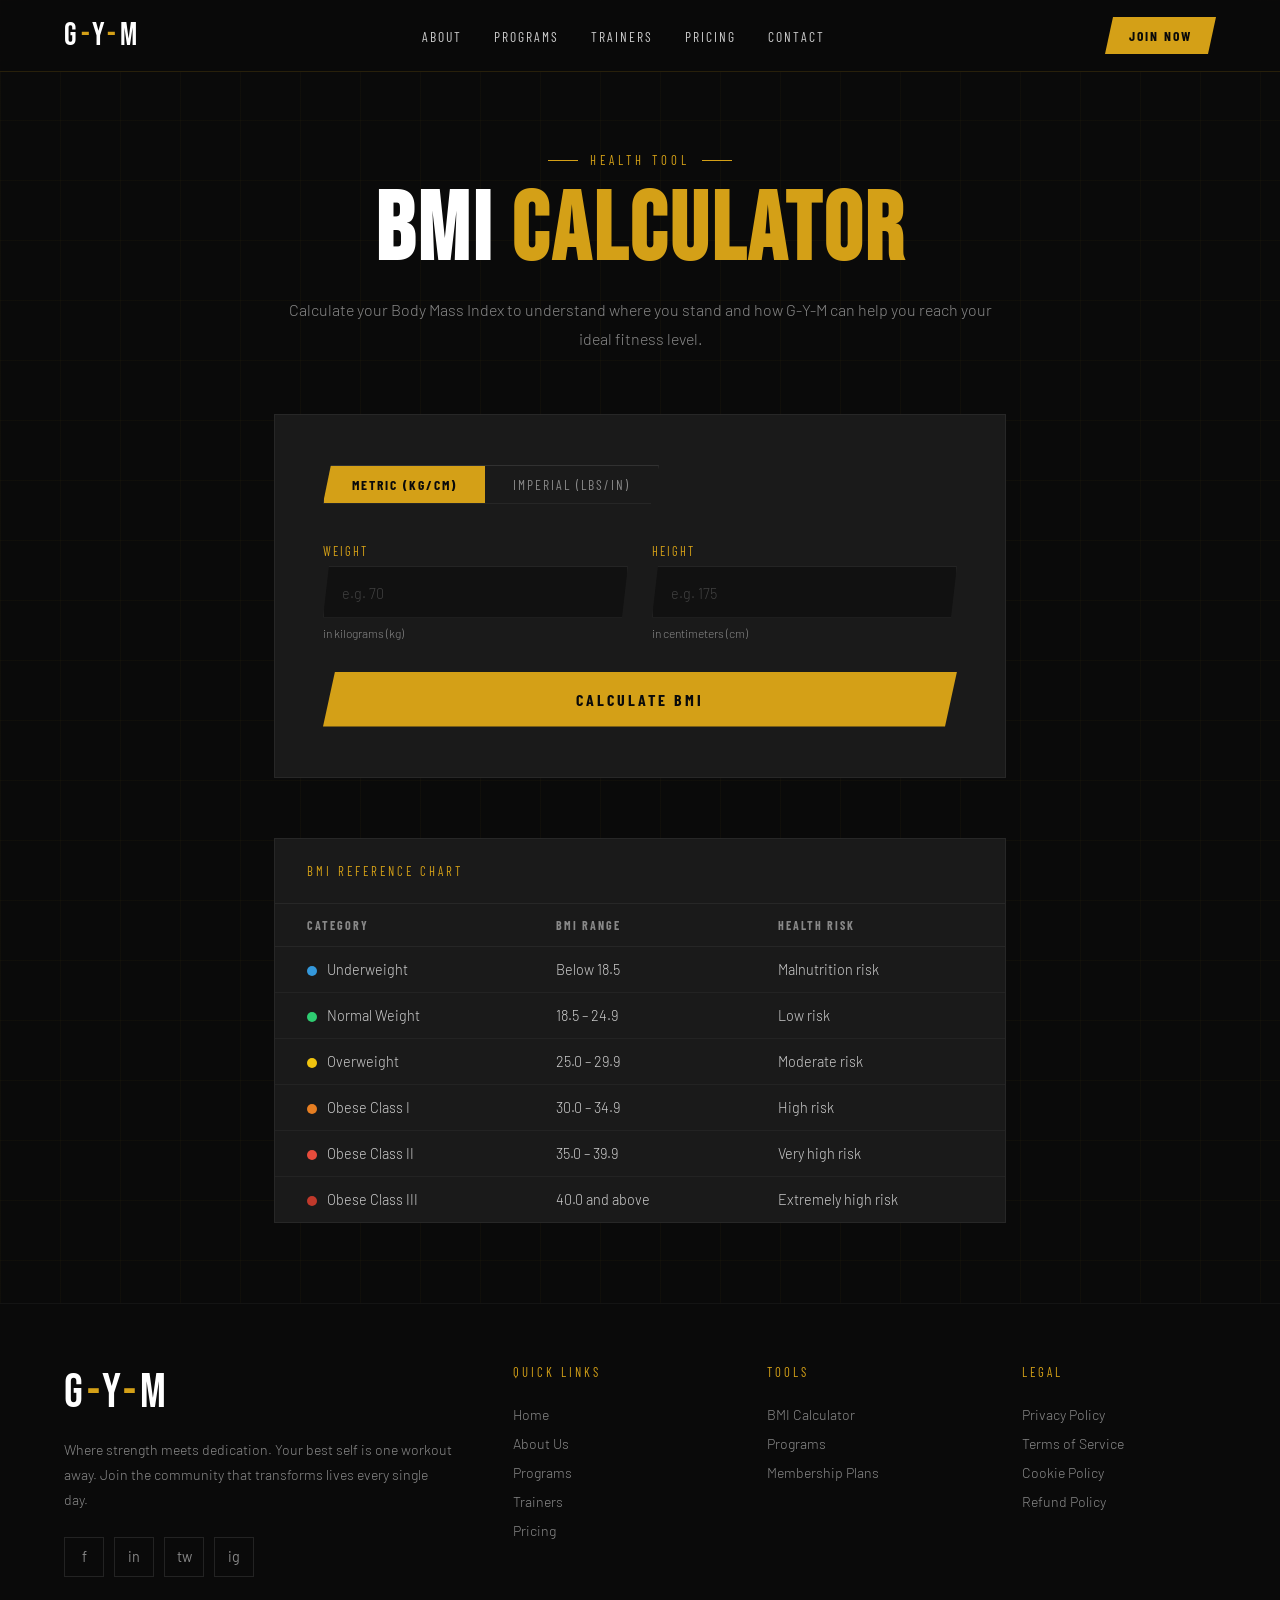
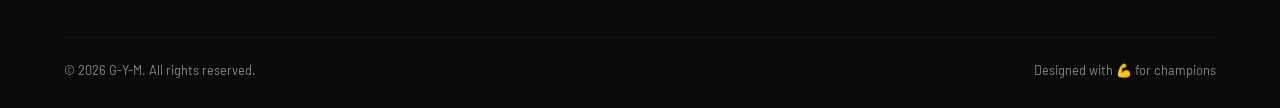
<file: bmiCal.html>
<!DOCTYPE html>
<html lang="en">
<head>
  <meta charset="UTF-8">
  <meta name="viewport" content="width=device-width, initial-scale=1.0">
  <title>BMI Calculator — G-Y-M</title>
  <link rel="preconnect" href="https://fonts.googleapis.com">
  <link rel="preconnect" href="https://fonts.gstatic.com" crossorigin>
  <link href="https://fonts.googleapis.com/css2?family=Bebas+Neue&family=Barlow:ital,wght@0,300;0,400;0,600;0,700&family=Barlow+Condensed:wght@400;600;700&display=swap" rel="stylesheet">
  <link rel="stylesheet" href="css/style.css">
  <style>
    /* ── BMI PAGE ── */
    .bmi-page {
      min-height: 100vh;
      padding-top: 72px;
      background: var(--dark);
      position: relative;
      overflow: hidden;
    }

    /* background grid */
    .bmi-page::before {
      content: '';
      position: absolute; inset: 0;
      background-image:
        linear-gradient(rgba(212,160,23,0.03) 1px, transparent 1px),
        linear-gradient(90deg, rgba(212,160,23,0.03) 1px, transparent 1px);
      background-size: 60px 60px;
      pointer-events: none;
    }

    .bmi-wrap {
      position: relative; z-index: 1;
      max-width: 860px;
      margin: 0 auto;
      padding: 80px 5%;
    }

    /* header */
    .bmi-header { text-align: center; margin-bottom: 60px; }
    .bmi-tag {
      font-family: 'Barlow Condensed', sans-serif;
      font-size: 0.8rem; letter-spacing: 4px; text-transform: uppercase;
      color: var(--gold); margin-bottom: 1rem;
      display: flex; align-items: center; justify-content: center; gap: 12px;
    }
    .bmi-tag::before, .bmi-tag::after {
      content: ''; display: block; width: 30px; height: 1px; background: var(--gold);
    }
    .bmi-title {
      font-family: 'Bebas Neue', sans-serif;
      font-size: clamp(3.5rem, 8vw, 6rem);
      letter-spacing: 3px; line-height: 1; margin-bottom: 1rem;
    }
    .bmi-title span { color: var(--gold); }
    .bmi-subtitle {
      color: var(--gray); font-size: 1rem; font-weight: 300; line-height: 1.8;
    }

    /* card */
    .bmi-card {
      background: var(--dark3);
      border: 1px solid rgba(255,255,255,0.06);
      padding: 50px 48px;
    }

    /* unit toggle */
    .unit-toggle {
      display: flex; gap: 0; margin-bottom: 40px;
      border: 1px solid rgba(255,255,255,0.1);
      width: fit-content;
      clip-path: polygon(8px 0%, 100% 0%, calc(100% - 8px) 100%, 0% 100%);
    }
    .unit-btn {
      padding: 10px 28px;
      font-family: 'Barlow Condensed', sans-serif;
      font-size: 0.85rem; letter-spacing: 2px; text-transform: uppercase;
      background: transparent; color: var(--gray);
      border: none; cursor: pointer; transition: all 0.2s;
    }
    .unit-btn.active { background: var(--gold); color: var(--dark); font-weight: 700; }

    /* inputs grid */
    .bmi-inputs {
      display: grid; grid-template-columns: 1fr 1fr;
      gap: 24px; margin-bottom: 32px;
    }
    .input-group { display: flex; flex-direction: column; gap: 8px; }
    .input-label {
      font-family: 'Barlow Condensed', sans-serif;
      font-size: 0.78rem; letter-spacing: 2px; text-transform: uppercase;
      color: var(--gold);
    }
    .input-field {
      background: var(--dark2);
      border: 1px solid rgba(255,255,255,0.08);
      color: var(--white);
      padding: 14px 18px;
      font-family: 'Barlow', sans-serif;
      font-size: 1.1rem; font-weight: 300;
      outline: none; transition: border-color 0.3s;
      clip-path: polygon(6px 0%, 100% 0%, calc(100% - 6px) 100%, 0% 100%);
      width: 100%;
    }
    .input-field:focus { border-color: rgba(212,160,23,0.5); }
    .input-field::placeholder { color: rgba(255,255,255,0.2); font-size: 0.9rem; }
    .input-hint { font-size: 0.75rem; color: var(--gray); font-weight: 300; }

    /* calculate btn */
    .bmi-calc-btn {
      width: 100%;
      padding: 18px;
      font-family: 'Barlow Condensed', sans-serif;
      font-size: 1rem; letter-spacing: 3px; text-transform: uppercase;
      font-weight: 700; border: none; cursor: pointer;
      background: var(--gold); color: var(--dark);
      clip-path: polygon(12px 0%, 100% 0%, calc(100% - 12px) 100%, 0% 100%);
      transition: background 0.2s, transform 0.2s;
      position: relative; overflow: hidden;
    }
    .bmi-calc-btn::before {
      content: '';
      position: absolute; top: 0; left: -100%;
      width: 100%; height: 100%;
      background: linear-gradient(90deg, transparent, rgba(255,255,255,0.3), transparent);
      transition: left 0.5s;
    }
    .bmi-calc-btn:hover { background: var(--gold-light); transform: translateY(-2px); }
    .bmi-calc-btn:hover::before { left: 100%; }

    /* result */
    .bmi-result {
      margin-top: 40px;
      padding: 36px 40px;
      background: var(--dark2);
      border: 1px solid rgba(212,160,23,0.2);
      display: none;
    }
    .bmi-result.show { display: block; animation: fadeUp 0.5s ease; }
    @keyframes fadeUp { from { opacity: 0; transform: translateY(20px); } to { opacity: 1; transform: translateY(0); } }

    .result-top {
      display: flex; align-items: center; justify-content: space-between;
      margin-bottom: 28px; flex-wrap: wrap; gap: 16px;
    }
    .result-score-wrap { display: flex; align-items: baseline; gap: 10px; }
    .result-score {
      font-family: 'Bebas Neue', sans-serif;
      font-size: 5rem; line-height: 1; color: var(--gold);
    }
    .result-unit { font-family: 'Barlow Condensed', sans-serif; font-size: 1.2rem; color: var(--gray); letter-spacing: 2px; }
    .result-category {
      font-family: 'Bebas Neue', sans-serif;
      font-size: 2rem; letter-spacing: 2px;
    }
    .result-desc {
      font-size: 0.9rem; color: var(--gray-light); line-height: 1.8; font-weight: 300;
      margin-bottom: 28px;
    }

    /* scale bar */
    .bmi-scale { margin-bottom: 0; }
    .scale-bar {
      height: 8px;
      border-radius: 4px;
      background: linear-gradient(90deg, #3498db 0%, #2ecc71 18.5%, #f1c40f 25%, #e67e22 30%, #e74c3c 40%, #c0392b 100%);
      position: relative; margin-bottom: 8px;
    }
    .scale-pointer {
      position: absolute; top: -5px;
      width: 18px; height: 18px;
      background: var(--white);
      border: 2px solid var(--gold);
      border-radius: 50%;
      transform: translateX(-50%);
      transition: left 0.6s cubic-bezier(0.34, 1.56, 0.64, 1);
    }
    .scale-labels {
      display: flex; justify-content: space-between;
      font-family: 'Barlow Condensed', sans-serif;
      font-size: 0.7rem; letter-spacing: 1px; text-transform: uppercase; color: var(--gray);
    }

    /* bmi table */
    .bmi-table {
      margin-top: 60px;
      background: var(--dark3);
      border: 1px solid rgba(255,255,255,0.06);
      overflow: hidden;
    }
    .bmi-table-title {
      padding: 24px 32px;
      border-bottom: 1px solid rgba(255,255,255,0.06);
      font-family: 'Barlow Condensed', sans-serif;
      font-size: 0.8rem; letter-spacing: 3px; text-transform: uppercase; color: var(--gold);
    }
    .bmi-table table { width: 100%; border-collapse: collapse; }
    .bmi-table th {
      padding: 14px 32px; text-align: left;
      font-family: 'Barlow Condensed', sans-serif;
      font-size: 0.75rem; letter-spacing: 2px; text-transform: uppercase; color: var(--gray);
      border-bottom: 1px solid rgba(255,255,255,0.05);
    }
    .bmi-table td {
      padding: 14px 32px;
      font-size: 0.9rem; color: var(--gray-light); font-weight: 300;
      border-bottom: 1px solid rgba(255,255,255,0.04);
    }
    .bmi-table tr:last-child td { border-bottom: none; }
    .bmi-table tr:hover td { background: rgba(255,255,255,0.02); }
    .dot {
      display: inline-block; width: 10px; height: 10px;
      border-radius: 50%; margin-right: 10px; vertical-align: middle;
    }

    @media (max-width: 600px) {
      .bmi-card { padding: 32px 24px; }
      .bmi-inputs { grid-template-columns: 1fr; }
      .result-top { flex-direction: column; align-items: flex-start; }
      .bmi-result { padding: 24px; }
      .bmi-table th, .bmi-table td { padding: 12px 20px; }
    }
  </style>
</head>
<body>

<!-- NAV -->
<nav id="navbar">
  <a href="index.html" class="nav-logo">G<span>-</span>Y<span>-</span>M</a>
  <ul class="nav-links">
    <li><a href="index.html#about">About</a></li>
    <li><a href="index.html#programs">Programs</a></li>
    <li><a href="index.html#trainers">Trainers</a></li>
    <li><a href="index.html#pricing">Pricing</a></li>
    <li><a href="index.html#contact">Contact</a></li>
  </ul>
  <a href="index.html#pricing" class="nav-cta">Join Now</a>
  <div class="hamburger" id="hamburger">
    <span></span><span></span><span></span>
  </div>
</nav>

<!-- MOBILE NAV -->
<div class="mobile-nav" id="mobile-nav">
  <a href="index.html#about"    onclick="closeMobileNav()">About</a>
  <a href="index.html#programs" onclick="closeMobileNav()">Programs</a>
  <a href="index.html#trainers" onclick="closeMobileNav()">Trainers</a>
  <a href="index.html#pricing"  onclick="closeMobileNav()">Pricing</a>
  <a href="index.html#contact"  onclick="closeMobileNav()">Contact</a>
</div>

<!-- BMI PAGE -->
<main class="bmi-page">
  <div class="bmi-wrap">

    <!-- Header -->
    <div class="bmi-header">
      <div class="bmi-tag">Health Tool</div>
      <h1 class="bmi-title">BMI <span>Calculator</span></h1>
      <p class="bmi-subtitle">Calculate your Body Mass Index to understand where you stand and how G-Y-M can help you reach your ideal fitness level.</p>
    </div>

    <!-- Calculator Card -->
    <div class="bmi-card">

      <!-- Unit Toggle -->
      <div class="unit-toggle">
        <button class="unit-btn active" id="btn-metric" onclick="setUnit('metric')">Metric (kg/cm)</button>
        <button class="unit-btn" id="btn-imperial" onclick="setUnit('imperial')">Imperial (lbs/in)</button>
      </div>

      <!-- Inputs -->
      <div class="bmi-inputs">
        <div class="input-group">
          <label class="input-label">Weight</label>
          <input type="number" id="weight" class="input-field" placeholder="e.g. 70" min="1">
          <span class="input-hint" id="weight-hint">in kilograms (kg)</span>
        </div>
        <div class="input-group">
          <label class="input-label">Height</label>
          <input type="number" id="height" class="input-field" placeholder="e.g. 175" min="1">
          <span class="input-hint" id="height-hint">in centimeters (cm)</span>
        </div>
      </div>

      <!-- Button -->
      <button class="bmi-calc-btn" onclick="calculateBMI()">Calculate BMI</button>

      <!-- Result -->
      <div class="bmi-result" id="bmi-result">
        <div class="result-top">
          <div class="result-score-wrap">
            <span class="result-score" id="result-score">--</span>
            <span class="result-unit">BMI</span>
          </div>
          <div class="result-category" id="result-category">--</div>
        </div>
        <p class="result-desc" id="result-desc"></p>
        <div class="bmi-scale">
          <div class="scale-bar">
            <div class="scale-pointer" id="scale-pointer" style="left: 0%"></div>
          </div>
          <div class="scale-labels">
            <span>Underweight</span>
            <span>Normal</span>
            <span>Overweight</span>
            <span>Obese</span>
          </div>
        </div>
      </div>
    </div>

    <!-- BMI Reference Table -->
    <div class="bmi-table">
      <div class="bmi-table-title">BMI Reference Chart</div>
      <table>
        <thead>
          <tr>
            <th>Category</th>
            <th>BMI Range</th>
            <th>Health Risk</th>
          </tr>
        </thead>
        <tbody>
          <tr><td><span class="dot" style="background:#3498db"></span>Underweight</td><td>Below 18.5</td><td>Malnutrition risk</td></tr>
          <tr><td><span class="dot" style="background:#2ecc71"></span>Normal Weight</td><td>18.5 – 24.9</td><td>Low risk</td></tr>
          <tr><td><span class="dot" style="background:#f1c40f"></span>Overweight</td><td>25.0 – 29.9</td><td>Moderate risk</td></tr>
          <tr><td><span class="dot" style="background:#e67e22"></span>Obese Class I</td><td>30.0 – 34.9</td><td>High risk</td></tr>
          <tr><td><span class="dot" style="background:#e74c3c"></span>Obese Class II</td><td>35.0 – 39.9</td><td>Very high risk</td></tr>
          <tr><td><span class="dot" style="background:#c0392b"></span>Obese Class III</td><td>40.0 and above</td><td>Extremely high risk</td></tr>
        </tbody>
      </table>
    </div>

  </div>
</main>

<!-- FOOTER -->
<footer>
  <div class="footer-grid">
    <div>
      <div class="footer-brand-name">G<span>-</span>Y<span>-</span>M</div>
      <p class="footer-desc">Where strength meets dedication. Your best self is one workout away. Join the community that transforms lives every single day.</p>
      <div class="footer-socials">
        <a href="#" class="footer-social">f</a>
        <a href="#" class="footer-social">in</a>
        <a href="#" class="footer-social">tw</a>
        <a href="#" class="footer-social">ig</a>
      </div>
    </div>
    <div>
      <div class="footer-col-title">Quick Links</div>
      <ul class="footer-links">
        <li><a href="index.html">Home</a></li>
        <li><a href="index.html#about">About Us</a></li>
        <li><a href="index.html#programs">Programs</a></li>
        <li><a href="index.html#trainers">Trainers</a></li>
        <li><a href="index.html#pricing">Pricing</a></li>
      </ul>
    </div>
    <div>
      <div class="footer-col-title">Tools</div>
      <ul class="footer-links">
        <li><a href="bmiCal.html">BMI Calculator</a></li>
        <li><a href="index.html#programs">Programs</a></li>
        <li><a href="index.html#pricing">Membership Plans</a></li>
      </ul>
    </div>
    <div>
      <div class="footer-col-title">Legal</div>
      <ul class="footer-links">
        <li><a href="#">Privacy Policy</a></li>
        <li><a href="#">Terms of Service</a></li>
        <li><a href="#">Cookie Policy</a></li>
        <li><a href="#">Refund Policy</a></li>
      </ul>
    </div>
  </div>
  <div class="footer-bottom">
    <span>© 2026 G-Y-M. All rights reserved.</span>
    <span>Designed with 💪 for champions</span>
  </div>
</footer>

<script>
  let currentUnit = 'metric';

  /* Unit toggle */
  function setUnit(unit) {
    currentUnit = unit;
    document.getElementById('btn-metric').classList.toggle('active', unit === 'metric');
    document.getElementById('btn-imperial').classList.toggle('active', unit === 'imperial');
    document.getElementById('weight').value = '';
    document.getElementById('height').value = '';
    document.getElementById('weight-hint').textContent = unit === 'metric' ? 'in kilograms (kg)' : 'in pounds (lbs)';
    document.getElementById('height-hint').textContent = unit === 'metric' ? 'in centimeters (cm)' : 'in inches (in)';
    document.getElementById('weight').placeholder = unit === 'metric' ? 'e.g. 70' : 'e.g. 154';
    document.getElementById('height').placeholder = unit === 'metric' ? 'e.g. 175' : 'e.g. 69';
    document.getElementById('bmi-result').classList.remove('show');
  }

  /* Calculate */
  function calculateBMI() {
    const w = parseFloat(document.getElementById('weight').value);
    const h = parseFloat(document.getElementById('height').value);

    if (!w || !h || w <= 0 || h <= 0) {
      alert('Please enter valid weight and height values.');
      return;
    }

    let bmi;
    if (currentUnit === 'metric') {
      const hm = h / 100;
      bmi = w / (hm * hm);
    } else {
      bmi = (703 * w) / (h * h);
    }
    bmi = Math.round(bmi * 10) / 10;

    // Category
    let category, color, desc;
    if (bmi < 18.5) {
      category = 'Underweight'; color = '#3498db';
      desc = 'Your BMI is below the healthy range. Consider a nutrition-rich diet and strength training program to build muscle mass. Our trainers can help you gain weight healthily.';
    } else if (bmi < 25) {
      category = 'Normal Weight'; color = '#2ecc71';
      desc = 'Great! Your BMI is within the healthy range. Maintain this with regular exercise and balanced nutrition. Explore our programs to stay fit and improve performance.';
    } else if (bmi < 30) {
      category = 'Overweight'; color = '#f1c40f';
      desc = 'Your BMI is slightly above the healthy range. A combination of cardio and strength training along with dietary changes can help. Check out our Weight Loss program.';
    } else if (bmi < 35) {
      category = 'Obese Class I'; color = '#e67e22';
      desc = 'Your BMI indicates obesity class I. Starting a structured fitness routine is important. Our trainers will build a personalized plan to safely bring you to a healthy weight.';
    } else if (bmi < 40) {
      category = 'Obese Class II'; color = '#e74c3c';
      desc = 'Your BMI indicates obesity class II. We recommend consulting a doctor alongside joining a structured program. G-Y-M offers supervised training and nutrition guidance.';
    } else {
      category = 'Obese Class III'; color = '#c0392b';
      desc = 'Your BMI indicates obesity class III. Please consult a healthcare professional. Our certified trainers offer medically-aware fitness programs to support your journey safely.';
    }

    // Pointer position (BMI 10 = 0%, BMI 45 = 100%)
    const pct = Math.min(Math.max(((bmi - 10) / 35) * 100, 2), 98);

    document.getElementById('result-score').textContent = bmi;
    document.getElementById('result-category').textContent = category;
    document.getElementById('result-category').style.color = color;
    document.getElementById('result-desc').textContent = desc;
    document.getElementById('scale-pointer').style.left = pct + '%';

    const resultEl = document.getElementById('bmi-result');
    resultEl.classList.remove('show');
    void resultEl.offsetWidth; // reflow for animation replay
    resultEl.classList.add('show');
  }

  /* Enter key support */
  document.addEventListener('keydown', e => { if (e.key === 'Enter') calculateBMI(); });

  /* Navbar scroll */
  const navbar = document.getElementById('navbar');
  window.addEventListener('scroll', () => navbar.classList.toggle('scrolled', window.scrollY > 60));

  /* Mobile nav */
  document.getElementById('hamburger').addEventListener('click', () => {
    document.getElementById('mobile-nav').classList.toggle('open');
  });
  function closeMobileNav() { document.getElementById('mobile-nav').classList.remove('open'); }
</script>

</body>
</html>
</file>
<file: css/style.css>
/* ============================================================
   G-Y-M — Main Stylesheet
   Variables → Base → Nav → Hero → Sections → Footer → Responsive
============================================================ */

/* VARIABLES */
:root {
  --gold: #D4A017;
  --gold-light: #F5C842;
  --dark: #0A0A0A;
  --dark2: #111111;
  --dark3: #1A1A1A;
  --dark4: #222222;
  --red: #C0392B;
  --white: #FFFFFF;
  --gray: #888888;
  --gray-light: #CCCCCC;
}

/* BASE */
*, *::before, *::after { margin: 0; padding: 0; box-sizing: border-box; }
html { scroll-behavior: smooth; }
body {
  background: var(--dark);
  color: var(--white);
  font-family: 'Barlow', sans-serif;
  overflow-x: hidden;
}

/* NAV */
nav {
  position: fixed; top: 0; left: 0; right: 0; z-index: 1000;
  padding: 0 5%;
  display: flex; align-items: center; justify-content: space-between;
  height: 72px;
  background: rgba(10,10,10,0.85);
  backdrop-filter: blur(20px);
  border-bottom: 1px solid rgba(212,160,23,0.15);
  transition: all 0.3s;
}
nav.scrolled { height: 60px; background: rgba(10,10,10,0.97); border-bottom-color: rgba(212,160,23,0.3); }
.nav-logo {
  font-family: 'Bebas Neue', sans-serif;
  font-size: 2rem; letter-spacing: 4px;
  color: var(--white); text-decoration: none;
}
.nav-logo span { color: var(--gold); }
.nav-links { display: flex; gap: 2rem; list-style: none; }
.nav-links a {
  color: var(--gray-light); text-decoration: none;
  font-family: 'Barlow Condensed', sans-serif;
  font-size: 0.85rem; letter-spacing: 2px; text-transform: uppercase;
  transition: color 0.2s; position: relative;
}
.nav-links a::after {
  content: ''; position: absolute; bottom: -4px; left: 0; right: 0;
  height: 1px; background: var(--gold);
  transform: scaleX(0); transition: transform 0.3s;
}
.nav-links a:hover { color: var(--gold); }
.nav-links a:hover::after { transform: scaleX(1); }
.nav-cta {
  background: var(--gold); color: var(--dark); border: none;
  padding: 10px 24px; font-family: 'Barlow Condensed', sans-serif;
  font-size: 0.85rem; letter-spacing: 2px; text-transform: uppercase;
  font-weight: 700;
  clip-path: polygon(8px 0%, 100% 0%, calc(100% - 8px) 100%, 0% 100%);
  transition: background 0.2s, transform 0.2s; text-decoration: none;
}
.nav-cta:hover { background: var(--gold-light); transform: scale(1.04); }
.hamburger { display: none; flex-direction: column; gap: 5px; }
.hamburger span { width: 26px; height: 2px; background: var(--white); display: block; transition: all 0.3s; }

/* MOBILE NAV */
.mobile-nav {
  display: none; position: fixed; inset: 0; background: var(--dark);
  z-index: 999; flex-direction: column; justify-content: center; align-items: center; gap: 2rem;
}
.mobile-nav.open { display: flex; }
.mobile-nav a { font-family: 'Bebas Neue', sans-serif; font-size: 3rem; letter-spacing: 4px; color: var(--white); text-decoration: none; transition: color 0.2s; }
.mobile-nav a:hover { color: var(--gold); }

/* HERO */
#hero {
  min-height: 100vh;
  position: relative;
  display: flex; align-items: center;
  overflow: hidden;
  padding-top: 72px;
}
.hero-bg {
  position: absolute; inset: 0;
  background: linear-gradient(135deg, #0A0A0A 0%, #111111 50%, #0F0800 100%);
}
.hero-grid {
  position: absolute; inset: 0;
  background-image:
    linear-gradient(rgba(212,160,23,0.04) 1px, transparent 1px),
    linear-gradient(90deg, rgba(212,160,23,0.04) 1px, transparent 1px);
  background-size: 60px 60px;
  animation: gridMove 20s linear infinite;
}
@keyframes gridMove { to { background-position: 60px 60px; } }
.hero-glow {
  position: absolute; width: 800px; height: 800px; border-radius: 50%;
  background: radial-gradient(circle, rgba(212,160,23,0.12) 0%, transparent 70%);
  top: -200px; right: -200px;
  animation: glowPulse 4s ease-in-out infinite alternate;
}
@keyframes glowPulse { from { opacity: 0.6; transform: scale(1); } to { opacity: 1; transform: scale(1.1); } }
.hero-glow2 {
  position: absolute; width: 400px; height: 400px; border-radius: 50%;
  background: radial-gradient(circle, rgba(192,57,43,0.1) 0%, transparent 70%);
  bottom: 0; left: 10%;
}
.hero-inner {
  position: relative; z-index: 2;
  width: 100%; padding: 0 0 0 5%;
  display: grid; grid-template-columns: 1fr 1fr;
  align-items: center; gap: 0;
  min-height: calc(100vh - 72px);
}
.hero-content { max-width: 600px; padding-right: 40px; }
.hero-tag {
  font-family: 'Barlow Condensed', sans-serif;
  font-size: 0.8rem; letter-spacing: 4px; text-transform: uppercase;
  color: var(--gold); margin-bottom: 1.5rem;
  display: flex; align-items: center; gap: 12px;
}
.hero-tag::before { content: ''; display: block; width: 40px; height: 1px; background: var(--gold); }
.hero-h1 {
  font-family: 'Bebas Neue', sans-serif;
  font-size: clamp(5rem, 10vw, 9rem);
  line-height: 0.9; letter-spacing: 2px; margin-bottom: 1.5rem;
}
.hero-h1 .line2 { display: block; -webkit-text-stroke: 1px rgba(255,255,255,0.3); color: transparent; }
.hero-h1 .gold { color: var(--gold); -webkit-text-stroke: 0; }
.hero-sub {
  font-size: 1.05rem; color: var(--gray-light);
  max-width: 480px; line-height: 1.8; margin-bottom: 2.5rem; font-weight: 300;
}
.hero-btns { display: flex; gap: 1rem; flex-wrap: wrap; }
.hero-stats { display: flex; gap: 3rem; margin-top: 3rem; }
.hero-stat { text-align: left; }
.hero-stat-num { font-family: 'Bebas Neue', sans-serif; font-size: 3rem; color: var(--gold); display: block; line-height: 1; }
.hero-stat-label { font-size: 0.75rem; letter-spacing: 2px; text-transform: uppercase; color: var(--gray); font-family: 'Barlow Condensed', sans-serif; }

/* HERO IMAGE */
.hero-img-wrap {
  position: relative; align-self: stretch;
  display: flex; align-items: flex-end; justify-content: flex-end; overflow: hidden;
}
.hero-img-wrap::before {
  content: ''; position: absolute; inset: 0;
  background: radial-gradient(ellipse at center bottom, rgba(212,160,23,0.15) 0%, transparent 65%);
  pointer-events: none; z-index: 1;
}
.hero-img { width: 100%; height: 100%; object-fit: cover; object-position: center top; display: block; filter: drop-shadow(-10px 0 40px rgba(212,160,23,0.2)); }

/* SCROLL INDICATOR */
.scroll-indicator {
  position: absolute; bottom: 3rem; left: 5%; z-index: 2;
  display: flex; align-items: center; gap: 12px;
  font-family: 'Barlow Condensed', sans-serif;
  font-size: 0.75rem; letter-spacing: 3px; text-transform: uppercase; color: var(--gray);
}
.scroll-line {
  width: 1px; height: 60px;
  background: linear-gradient(to bottom, transparent, var(--gold));
  animation: scrollLine 2s ease-in-out infinite;
}
@keyframes scrollLine { 0%, 100% { opacity: 0.4; transform: scaleY(0.6); } 50% { opacity: 1; transform: scaleY(1); } }

/* BUTTONS */
.btn-primary {
  background: var(--gold); color: var(--dark);
  padding: 16px 40px; font-family: 'Barlow Condensed', sans-serif;
  font-size: 0.9rem; letter-spacing: 2px; text-transform: uppercase;
  font-weight: 700; border: none;
  clip-path: polygon(12px 0%, 100% 0%, calc(100% - 12px) 100%, 0% 100%);
  transition: all 0.3s; text-decoration: none;
  display: inline-block; position: relative; overflow: hidden;
}
.btn-primary::before {
  content: ''; position: absolute; top: 0; left: -100%;
  width: 100%; height: 100%;
  background: linear-gradient(90deg, transparent, rgba(255,255,255,0.3), transparent);
  transition: left 0.5s;
}
.btn-primary:hover { background: var(--gold-light); transform: translateY(-2px); }
.btn-primary:hover::before { left: 100%; }
.btn-outline {
  background: transparent; color: var(--white);
  padding: 15px 40px; font-family: 'Barlow Condensed', sans-serif;
  font-size: 0.9rem; letter-spacing: 2px; text-transform: uppercase;
  font-weight: 600; border: 1px solid rgba(255,255,255,0.3);
  clip-path: polygon(12px 0%, 100% 0%, calc(100% - 12px) 100%, 0% 100%);
  transition: all 0.3s; text-decoration: none; display: inline-block;
}
.btn-outline:hover { border-color: var(--gold); color: var(--gold); }

/* SECTION COMMON */
section { padding: 100px 5%; }
.section-tag {
  font-family: 'Barlow Condensed', sans-serif;
  font-size: 0.8rem; letter-spacing: 4px; text-transform: uppercase;
  color: var(--gold); margin-bottom: 1rem;
  display: flex; align-items: center; gap: 12px;
}
.section-tag::before { content: ''; display: block; width: 30px; height: 1px; background: var(--gold); }
.section-title { font-family: 'Bebas Neue', sans-serif; font-size: clamp(3rem, 6vw, 5rem); letter-spacing: 2px; line-height: 1; margin-bottom: 1.5rem; }
.section-title span { color: var(--gold); }

/* MARQUEE */
.marquee-section { padding: 30px 0; background: var(--gold); overflow: hidden; border-top: 1px solid rgba(255,255,255,0.2); border-bottom: 1px solid rgba(255,255,255,0.2); }
.marquee-track { display: flex; animation: marquee 20s linear infinite; width: max-content; }
.marquee-item { font-family: 'Bebas Neue', sans-serif; font-size: 1.4rem; letter-spacing: 3px; color: var(--dark); padding: 0 40px; white-space: nowrap; }
.marquee-dot { color: rgba(0,0,0,0.3); font-size: 1rem; }
@keyframes marquee { to { transform: translateX(-50%); } }

/* ABOUT */
#about { background: var(--dark2); position: relative; overflow: hidden; }
#about::before { content: 'WHY'; position: absolute; right: -2%; top: 50%; transform: translateY(-50%); font-family: 'Bebas Neue', sans-serif; font-size: 20vw; color: rgba(255,255,255,0.02); letter-spacing: -10px; pointer-events: none; }
.features-grid { display: grid; grid-template-columns: repeat(3, 1fr); gap: 24px; margin-top: 60px; }
.feature-card { background: var(--dark3); border: 1px solid rgba(255,255,255,0.05); padding: 40px 32px; position: relative; overflow: hidden; transition: border-color 0.3s; transform-style: preserve-3d; }
.feature-card::before { content: ''; position: absolute; top: 0; left: 0; width: 3px; height: 0; background: var(--gold); transition: height 0.4s; }
.feature-card:hover { border-color: rgba(212,160,23,0.2); }
.feature-card:hover::before { height: 100%; }
.feature-icon { font-size: 2.5rem; margin-bottom: 1.5rem; display: block; }
.feature-title { font-family: 'Barlow Condensed', sans-serif; font-size: 1.3rem; font-weight: 700; letter-spacing: 1px; text-transform: uppercase; margin-bottom: 0.8rem; color: var(--white); }
.feature-desc { font-size: 0.9rem; color: var(--gray); line-height: 1.8; font-weight: 300; }

/* PROGRAMS */
#programs { background: var(--dark); }
.programs-intro { display: grid; grid-template-columns: 1fr 1fr; gap: 60px; align-items: end; margin-bottom: 60px; }
.programs-intro p { color: var(--gray-light); font-size: 1rem; line-height: 1.8; font-weight: 300; align-self: end; }
.programs-grid { display: grid; grid-template-columns: repeat(4, 1fr); gap: 2px; }
.program-card { position: relative; padding: 40px 28px; background: var(--dark3); overflow: hidden; transition: all 0.4s; min-height: 280px; display: flex; flex-direction: column; justify-content: flex-end; }
.program-card::before { content: ''; position: absolute; inset: 0; background: linear-gradient(135deg, var(--gold), var(--red)); opacity: 0; transition: opacity 0.4s; }
.program-card:nth-child(2n)::before { background: linear-gradient(135deg, var(--red), var(--gold)); }
.program-card:hover { transform: scale(1.03); z-index: 2; }
.program-card:hover::before { opacity: 0.15; }
.program-number { position: absolute; top: 28px; right: 28px; font-family: 'Bebas Neue', sans-serif; font-size: 4rem; color: rgba(255,255,255,0.04); line-height: 1; transition: color 0.3s; }
.program-card:hover .program-number { color: rgba(212,160,23,0.15); }
.program-icon { font-size: 2rem; margin-bottom: 1rem; position: relative; z-index: 1; }
.program-title { font-family: 'Barlow Condensed', sans-serif; font-size: 1.2rem; font-weight: 700; text-transform: uppercase; letter-spacing: 1px; margin-bottom: 0.5rem; position: relative; z-index: 1; }
.program-desc { font-size: 0.82rem; color: var(--gray); line-height: 1.7; position: relative; z-index: 1; font-weight: 300; transition: color 0.3s; }
.program-card:hover .program-desc { color: var(--gray-light); }

/* PROCESS */
#process { background: var(--dark2); }
.process-grid { display: grid; grid-template-columns: repeat(3, 1fr); gap: 40px; margin-top: 60px; position: relative; }
.process-grid::before { content: ''; position: absolute; top: 60px; left: 16.6%; right: 16.6%; height: 1px; background: linear-gradient(90deg, transparent, var(--gold), transparent); }
.process-card { text-align: center; padding: 0 20px; position: relative; }
.process-step { width: 80px; height: 80px; border: 1px solid rgba(212,160,23,0.3); border-radius: 50%; display: flex; align-items: center; justify-content: center; margin: 0 auto 28px; position: relative; background: var(--dark2); transition: all 0.4s; font-size: 2rem; }
.process-step::before { content: ''; position: absolute; inset: -6px; border-radius: 50%; border: 1px solid rgba(212,160,23,0.1); transition: all 0.4s; }
.process-card:hover .process-step { border-color: var(--gold); background: rgba(212,160,23,0.1); transform: scale(1.1); box-shadow: 0 0 40px rgba(212,160,23,0.3); }
.process-card:hover .process-step::before { inset: -12px; border-color: rgba(212,160,23,0.2); }
.process-card h3 { font-family: 'Barlow Condensed', sans-serif; font-size: 1.2rem; font-weight: 700; text-transform: uppercase; letter-spacing: 1px; margin-bottom: 0.8rem; }
.process-card p { color: var(--gray); font-size: 0.9rem; line-height: 1.8; font-weight: 300; }

/* PRICING */
#pricing { background: var(--dark); }
.pricing-grid { display: grid; grid-template-columns: repeat(3, 1fr); gap: 24px; margin-top: 60px; align-items: start; }
.pricing-card { background: var(--dark3); padding: 50px 36px; position: relative; overflow: hidden; transition: transform 0.3s; display: flex; flex-direction: column; border: 1px solid rgba(255,255,255,0.05); }
.pricing-card.featured { background: linear-gradient(135deg, #1a1400 0%, #0F0800 50%, #1a0800 100%); border-color: rgba(212,160,23,0.4); z-index: 1; }
.pricing-card:hover { transform: translateY(-8px); }
.pricing-badge { background: var(--gold); color: var(--dark); font-family: 'Barlow Condensed', sans-serif; font-size: 0.7rem; letter-spacing: 2px; text-transform: uppercase; font-weight: 700; padding: 4px 14px; clip-path: polygon(6px 0%, 100% 0%, calc(100% - 6px) 100%, 0% 100%); margin-bottom: 1.5rem; display: block; width: fit-content; }
.pricing-plan { font-family: 'Barlow Condensed', sans-serif; font-size: 0.85rem; letter-spacing: 3px; text-transform: uppercase; color: var(--gray); margin-bottom: 0.5rem; }
.pricing-price { font-family: 'Bebas Neue', sans-serif; font-size: 5rem; color: var(--white); line-height: 1; margin-bottom: 0.25rem; }
.pricing-price sup { font-size: 2rem; vertical-align: super; color: var(--gold); }
.pricing-period { font-size: 0.85rem; color: var(--gray); margin-bottom: 2.5rem; }
.pricing-divider { height: 1px; background: rgba(255,255,255,0.08); margin-bottom: 2rem; }
.pricing-features { list-style: none; margin-bottom: 2.5rem; display: flex; flex-direction: column; gap: 12px; flex: 1; }
.pricing-features li { font-size: 0.9rem; color: var(--gray-light); display: flex; align-items: center; gap: 10px; font-weight: 300; }
.pricing-features li::before { content: '✓'; color: var(--gold); font-weight: 700; font-size: 0.8rem; flex-shrink: 0; }
.pricing-features li.off { color: var(--gray); opacity: 0.4; }
.pricing-features li.off::before { content: '✕'; color: var(--gray); }
.btn-plan { display: block; width: 100%; padding: 16px; text-align: center; font-family: 'Barlow Condensed', sans-serif; font-size: 0.9rem; letter-spacing: 2px; text-transform: uppercase; font-weight: 700; border: 1px solid rgba(255,255,255,0.2); background: transparent; color: var(--white); clip-path: polygon(10px 0%, 100% 0%, calc(100% - 10px) 100%, 0% 100%); transition: all 0.3s; text-decoration: none; }
.btn-plan:hover { background: rgba(255,255,255,0.08); border-color: rgba(255,255,255,0.4); }
.btn-plan.gold { background: var(--gold); color: var(--dark); border-color: var(--gold); }
.btn-plan.gold:hover { background: var(--gold-light); }

/* TRAINERS */
#trainers { background: var(--dark2); overflow: hidden; }
.trainers-scroll { display: flex; gap: 24px; margin-top: 60px; overflow-x: auto; padding-bottom: 20px; scrollbar-width: none; }
.trainers-scroll::-webkit-scrollbar { display: none; }
.trainer-card { flex-shrink: 0; width: 260px; background: var(--dark3); position: relative; overflow: hidden; transition: transform 0.4s; }
.trainer-card:hover { transform: translateY(-8px) rotateY(-3deg); }
.trainer-img { width: 100%; height: 300px; object-fit: cover; object-position: top; filter: grayscale(30%); transition: filter 0.4s, transform 0.4s; display: block; }
.trainer-card:hover .trainer-img { filter: grayscale(0%); transform: scale(1.05); }
.trainer-overlay { position: absolute; bottom: 0; left: 0; right: 0; padding: 30px 24px 24px; background: linear-gradient(to top, rgba(10,10,10,0.98) 60%, transparent); }
.trainer-role { font-family: 'Barlow Condensed', sans-serif; font-size: 0.75rem; letter-spacing: 2px; text-transform: uppercase; color: var(--gold); margin-bottom: 4px; }
.trainer-name { font-family: 'Bebas Neue', sans-serif; font-size: 1.6rem; letter-spacing: 1px; color: var(--white); }

/* TESTIMONIALS */
#testimonials { background: var(--dark); }
.testi-grid { display: grid; grid-template-columns: repeat(3, 1fr); gap: 24px; margin-top: 60px; }
.testi-card { background: var(--dark3); padding: 36px 32px; border: 1px solid rgba(255,255,255,0.04); position: relative; overflow: hidden; transition: transform 0.3s, border-color 0.3s; }
.testi-card:hover { transform: translateY(-4px); border-color: rgba(212,160,23,0.2); }
.testi-quote { font-family: 'Bebas Neue', sans-serif; font-size: 5rem; color: rgba(212,160,23,0.15); line-height: 0.8; position: absolute; top: 20px; right: 24px; }
.testi-stars { color: var(--gold); margin-bottom: 1.2rem; letter-spacing: 2px; }
.testi-text { font-size: 0.9rem; color: var(--gray-light); line-height: 1.9; font-weight: 300; margin-bottom: 1.8rem; font-style: italic; }
.testi-author { display: flex; align-items: center; gap: 14px; }
.testi-avatar { width: 48px; height: 48px; border-radius: 50%; background: linear-gradient(135deg, var(--gold), var(--red)); display: flex; align-items: center; justify-content: center; font-family: 'Bebas Neue', sans-serif; font-size: 1.2rem; color: var(--dark); flex-shrink: 0; }
.testi-name { font-family: 'Barlow Condensed', sans-serif; font-weight: 700; font-size: 1rem; text-transform: uppercase; letter-spacing: 1px; }
.testi-info { font-size: 0.78rem; color: var(--gray); }

/* CTA BANNER */
.cta-banner { padding: 80px 5%; background: linear-gradient(135deg, #0F0800, #1a0800, #0F0000); text-align: center; position: relative; overflow: hidden; }
.cta-banner::before { content: ''; position: absolute; inset: 0; background: linear-gradient(rgba(212,160,23,0.05) 1px, transparent 1px), linear-gradient(90deg, rgba(212,160,23,0.05) 1px, transparent 1px); background-size: 40px 40px; }
.cta-banner h2 { font-family: 'Bebas Neue', sans-serif; font-size: clamp(3rem, 7vw, 6rem); letter-spacing: 3px; margin-bottom: 1rem; position: relative; }
.cta-banner p { color: var(--gray-light); font-size: 1rem; font-weight: 300; margin-bottom: 2.5rem; position: relative; }
.cta-banner-btns { display: flex; gap: 1rem; justify-content: center; flex-wrap: wrap; position: relative; }

/* CONTACT */
#contact { background: var(--dark2); }
.contact-grid { display: grid; grid-template-columns: 1fr 1fr; gap: 80px; margin-top: 60px; }
.contact-info-item { display: flex; gap: 20px; margin-bottom: 2rem; align-items: flex-start; }
.contact-icon { width: 48px; height: 48px; border: 1px solid rgba(212,160,23,0.3); display: flex; align-items: center; justify-content: center; font-size: 1.3rem; flex-shrink: 0; transition: all 0.3s; }
.contact-info-item:hover .contact-icon { background: rgba(212,160,23,0.1); border-color: var(--gold); }
.contact-label { font-family: 'Barlow Condensed', sans-serif; font-size: 0.75rem; letter-spacing: 2px; text-transform: uppercase; color: var(--gold); margin-bottom: 4px; }
.contact-value { color: var(--gray-light); font-size: 0.9rem; font-weight: 300; }
.contact-form { display: flex; flex-direction: column; gap: 16px; }
.form-row { display: grid; grid-template-columns: 1fr 1fr; gap: 16px; }
.form-input { background: var(--dark3); border: 1px solid rgba(255,255,255,0.08); color: var(--white); padding: 14px 18px; font-family: 'Barlow', sans-serif; font-size: 0.9rem; font-weight: 300; outline: none; transition: border-color 0.3s; clip-path: polygon(6px 0%, 100% 0%, calc(100% - 6px) 100%, 0% 100%); }
.form-input:focus { border-color: rgba(212,160,23,0.5); }
.form-input::placeholder { color: var(--gray); }
textarea.form-input { resize: vertical; min-height: 120px; clip-path: none; }

/* FOOTER */
footer { background: var(--dark); padding: 60px 5% 30px; border-top: 1px solid rgba(255,255,255,0.04); }
.footer-grid { display: grid; grid-template-columns: 2fr 1fr 1fr 1fr; gap: 60px; margin-bottom: 60px; }
.footer-brand-name { font-family: 'Bebas Neue', sans-serif; font-size: 3rem; letter-spacing: 4px; margin-bottom: 1rem; color: var(--white); }
.footer-brand-name span { color: var(--gold); }
.footer-desc { color: var(--gray); font-size: 0.88rem; line-height: 1.8; font-weight: 300; margin-bottom: 1.5rem; }
.footer-socials { display: flex; gap: 10px; }
.footer-social { width: 40px; height: 40px; border: 1px solid rgba(255,255,255,0.1); display: flex; align-items: center; justify-content: center; font-size: 0.9rem; color: var(--gray); text-decoration: none; transition: all 0.3s; }
.footer-social:hover { border-color: var(--gold); color: var(--gold); background: rgba(212,160,23,0.08); }
.footer-col-title { font-family: 'Barlow Condensed', sans-serif; font-size: 0.8rem; letter-spacing: 3px; text-transform: uppercase; color: var(--gold); margin-bottom: 1.5rem; }
.footer-links { list-style: none; display: flex; flex-direction: column; gap: 10px; }
.footer-links a { color: var(--gray); font-size: 0.88rem; text-decoration: none; font-weight: 300; transition: color 0.2s; }
.footer-links a:hover { color: var(--gold); }
.footer-bottom { border-top: 1px solid rgba(255,255,255,0.04); padding-top: 24px; display: flex; justify-content: space-between; align-items: center; font-size: 0.8rem; color: var(--gray); flex-wrap: wrap; gap: 10px; }

/* RESPONSIVE */
@media (max-width: 1024px) {
  .programs-grid { grid-template-columns: repeat(2, 1fr); }
  .footer-grid { grid-template-columns: 1fr 1fr; }
}
@media (max-width: 900px) {
  .hero-inner { grid-template-columns: 1fr; padding: 40px 5%; min-height: auto; }
  .hero-content { padding-right: 0; }
  .hero-img-wrap { height: 55vw; }
  .hero-img { object-position: center center; }
}
@media (max-width: 768px) {
  .nav-links, .nav-cta { display: none; }
  .hamburger { display: flex; }
  .hero-h1 { font-size: clamp(4rem, 16vw, 6rem); }
  .hero-stats { flex-direction: row; flex-wrap: wrap; gap: 2rem; }
  .scroll-indicator { display: none; }
  .pricing-grid, .features-grid, .testi-grid { grid-template-columns: 1fr; }
  .process-grid { grid-template-columns: 1fr; }
  .process-grid::before { display: none; }
  .programs-grid { grid-template-columns: 1fr; gap: 2px; }
  .programs-intro { grid-template-columns: 1fr; gap: 20px; }
  .contact-grid { grid-template-columns: 1fr; gap: 40px; }
  .form-row { grid-template-columns: 1fr; }
  .footer-grid { grid-template-columns: 1fr; gap: 40px; }
  .pricing-card.featured { transform: none; }
}
</file>
